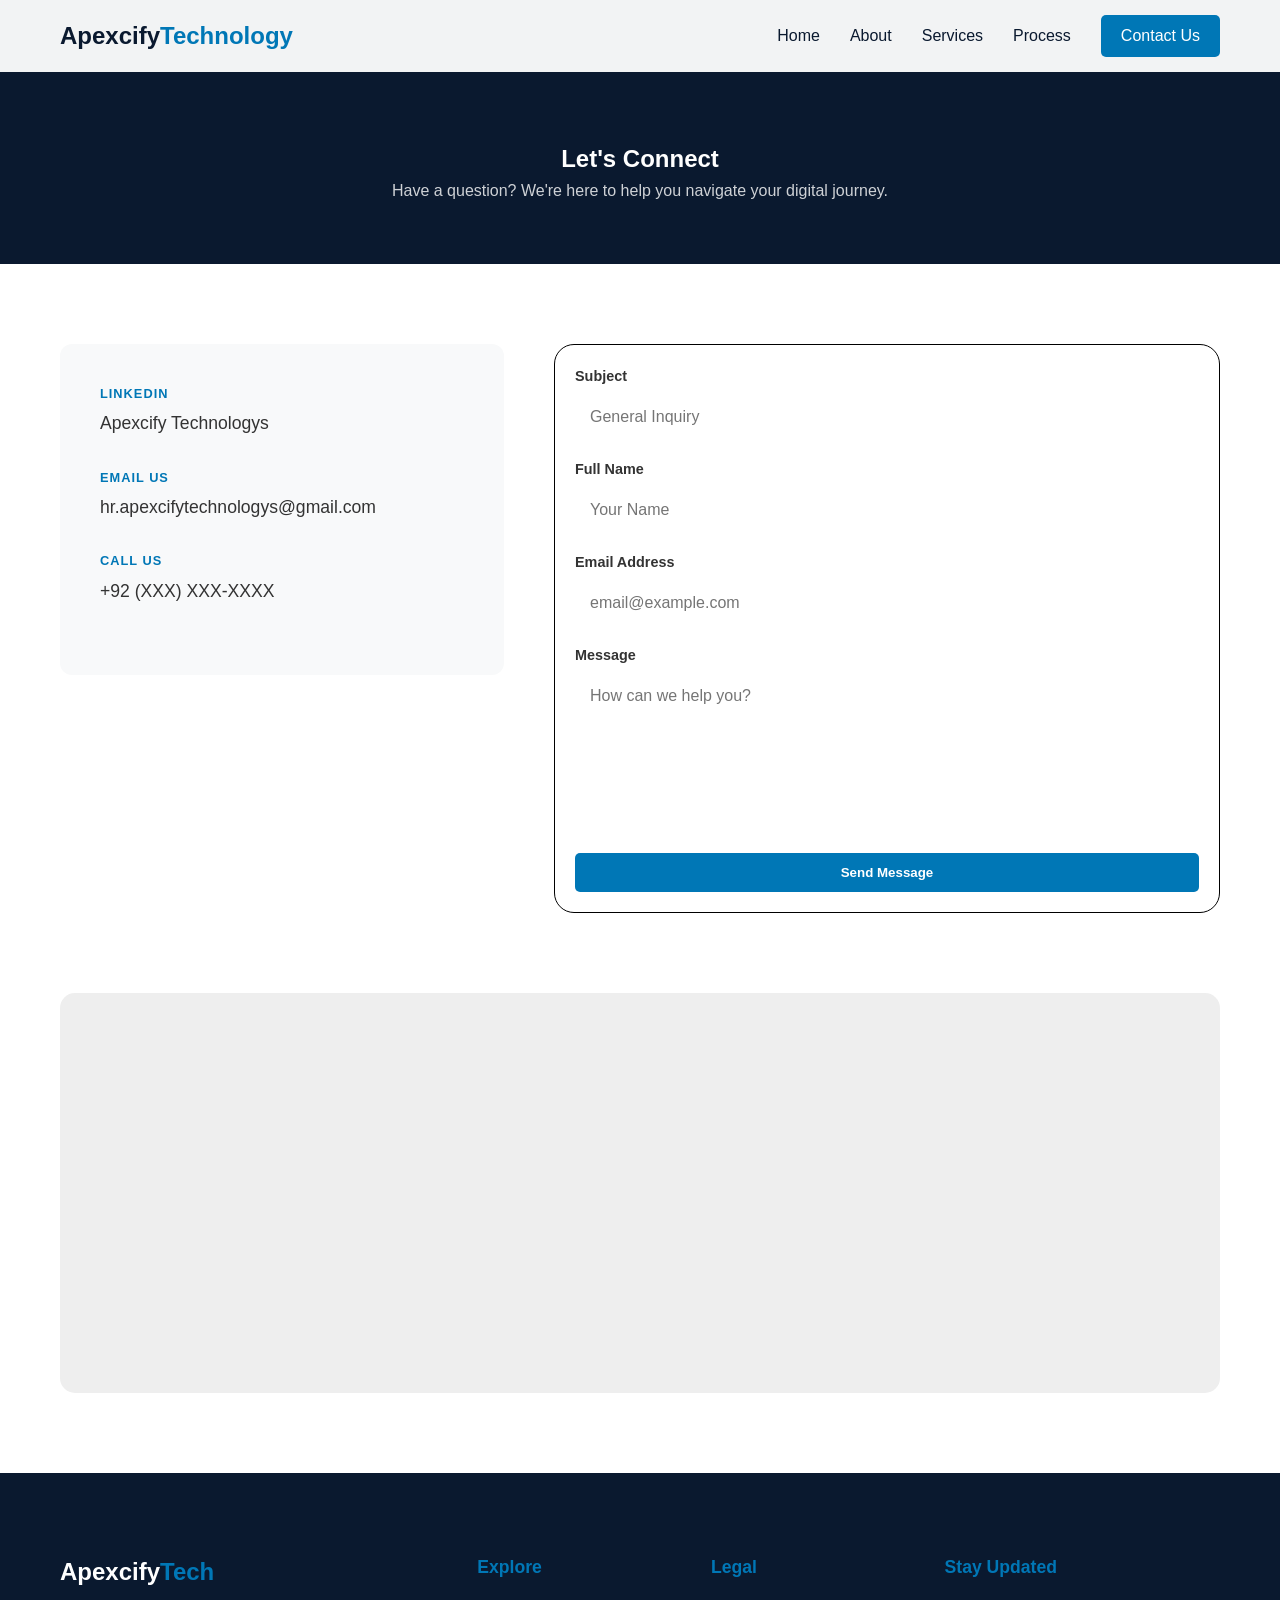
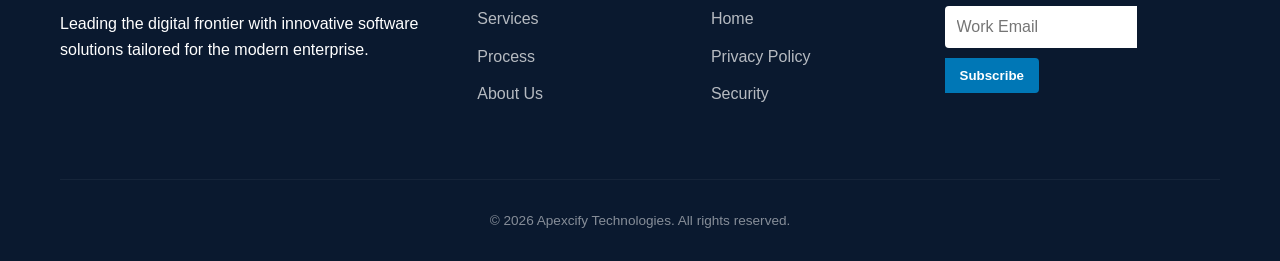
<file: contact.html>
<!DOCTYPE html>
<html lang="en">
<head>
    <meta charset="UTF-8">
    <meta name="viewport" content="width=device-width, initial-scale=1.0">
    <title>Contact Us | Apexcify Technologies</title>
    <link rel="stylesheet" href="style.css">
    <style>
        .contact-hero {
            padding: 140px 0 60px;
            background: var(--navy);
            color: white;
            text-align: center;
        }

        .contact-wrapper {
            display: grid;
            grid-template-columns: 1fr 1.5fr;
            gap: 50px;
            padding: 80px 0;
        }

        .contact-info-card {
            background: var(--gray);
            padding: 40px;
            border-radius: 12px;
            height: fit-content;
        }

        .info-item {
            margin-bottom: 30px;
        }

        .info-item h4 {
            color: var(--sky-blue);
            margin-bottom: 5px;
            text-transform: uppercase;
            font-size: 0.8rem;
            letter-spacing: 1px;
        }

        .info-item p {
            font-size: 1.1rem;
            font-weight: 500;
        }

        .contact-form {
            background: white;
            padding: 20px;
            border: 1px solid black;
            border-radius: 20px;
        }

        .map-container {
            width: 100%;
            height: 400px;
            background: #eee;
            border-radius: 15px;
            margin-bottom: 80px;
            overflow: hidden;
        }

        @media (max-width: 850px) {
            .contact-wrapper { grid-template-columns: 1fr; }
        }
    </style>
</head>
<body>

   
  <header id="mainHeader">
    <div class="container">
      <nav>
        <a href="index.html" class="logo">Apexcify<span>Technology</span></a>
        <ul class="nav-links">
          <li><a href="index.html">Home</a></li>
          <li><a href="aboutus.html">About</a></li>
          <li><a href="#services">Services</a></li>
          <li><a href="#process">Process</a></li>
          <li><a href="#contact" class="btn btn-primary" style="color: white; padding: 8px 20px;">Contact Us</a></li>
        </ul>
      </nav>
    </div>
  </header>
    <section class="contact-hero">
        <div class="container">
            <h1>Let's Connect</h1>
            <p style="opacity: 0.8;">Have a question? We're here to help you navigate your digital journey.</p>
        </div>
    </section>

    <section class="container">
        <div class="contact-wrapper">
            <div class="contact-info-card">
                <div class="info-item">
                    <h4>LinkedIn</h4>
                    <p>Apexcify Technologys</p>
                </div>
                <div class="info-item">
                    <h4>Email Us</h4>
                    <p>hr.apexcifytechnologys@gmail.com</p>
                </div>
                <div class="info-item">
                    <h4>Call Us</h4>
                    <p>+92 (XXX) XXX-XXXX</p>
                </div>
               
            </div>

            <div class="contact-form">
                <form id="projectForm"> <div class="form-group">
                        <label>Subject</label>
                        <input type="text" placeholder="General Inquiry" required>
                    </div>
                    <div class="form-group">
                        <label>Full Name</label>
                        <input type="text" placeholder="Your Name" required>
                    </div>
                    <div class="form-group">
                        <label>Email Address</label>
                        <input type="email" placeholder="email@example.com" required>
                    </div>
                    <div class="form-group">
                        <label>Message</label>
                        <textarea placeholder="How can we help you?" style="height: 150px;"></textarea>
                    </div>
                    <button type="submit" class="btn btn-primary" style="width: 100%;">Send Message</button>
                </form>
            </div>
        </div>

        <div class="map-container">
            <iframe 
                src="https://www.google.com/maps/embed?pb=!1m18!1m12!1m3!1d462118.0249105358!2d66.8258031!3d24.8486241!2m3!1f0!2f0!3f0!3m2!1i1024!2i768!4f13.1!3m3!1m2!1s0x3eb33e06602d4ca7%3A0xad237d026c0a4005!2sKarachi%2C%20Karachi%20City%2C%20Sindh!5e0!3m2!1sen!2spk!4v1700000000000!5m2!1sen!2spk" 
                width="100%" height="100%" style="border:0;" allowfullscreen="" loading="lazy">
            </iframe>
        </div>
    </section>
 <footer>
    <div class="container">
      <div class="footer-grid">
        <div class="footer-col">
          <a href="#" class="logo"
            style="color: white; margin-bottom: 20px; display: block;">Apexcify<span>Tech</span></a>
          <p>Leading the digital frontier with innovative software solutions tailored for the modern enterprise.</p>
        </div>
        <div class="footer-col">
          <h4>Explore</h4>
          <ul>
            <li><a href="#services">Services</a></li>
            <li><a href="#process">Process</a></li>
            <li><a href="aboutus.html">About Us</a></li>
          </ul>
        </div>
        <div class="footer-col">
          <h4>Legal</h4>
          <ul>
            <li><a href="index.html">Home</a></li>
            <li><a href="privacypolicy.html">Privacy Policy</a></li>
            <li><a href="security.html">Security</a></li>
          </ul>
        </div>
        <div class="footer-col">
          <h4>Stay Updated</h4>
          <div class="newsletter">
            <input type="email" placeholder="Work Email">
            <button id="sub">Subscribe</button>
          </div>
        </div>
      </div>
      <p
        style="text-align: center; font-size: 0.85rem; opacity: 0.5; border-top: 1px solid rgba(255,255,255,0.1); padding-top: 30px;">
        © 2026 Apexcify Technologies. All rights reserved.
      </p>
    </div>
  </footer>

    <script src="script.js"></script>
</body>
</html>
</file>
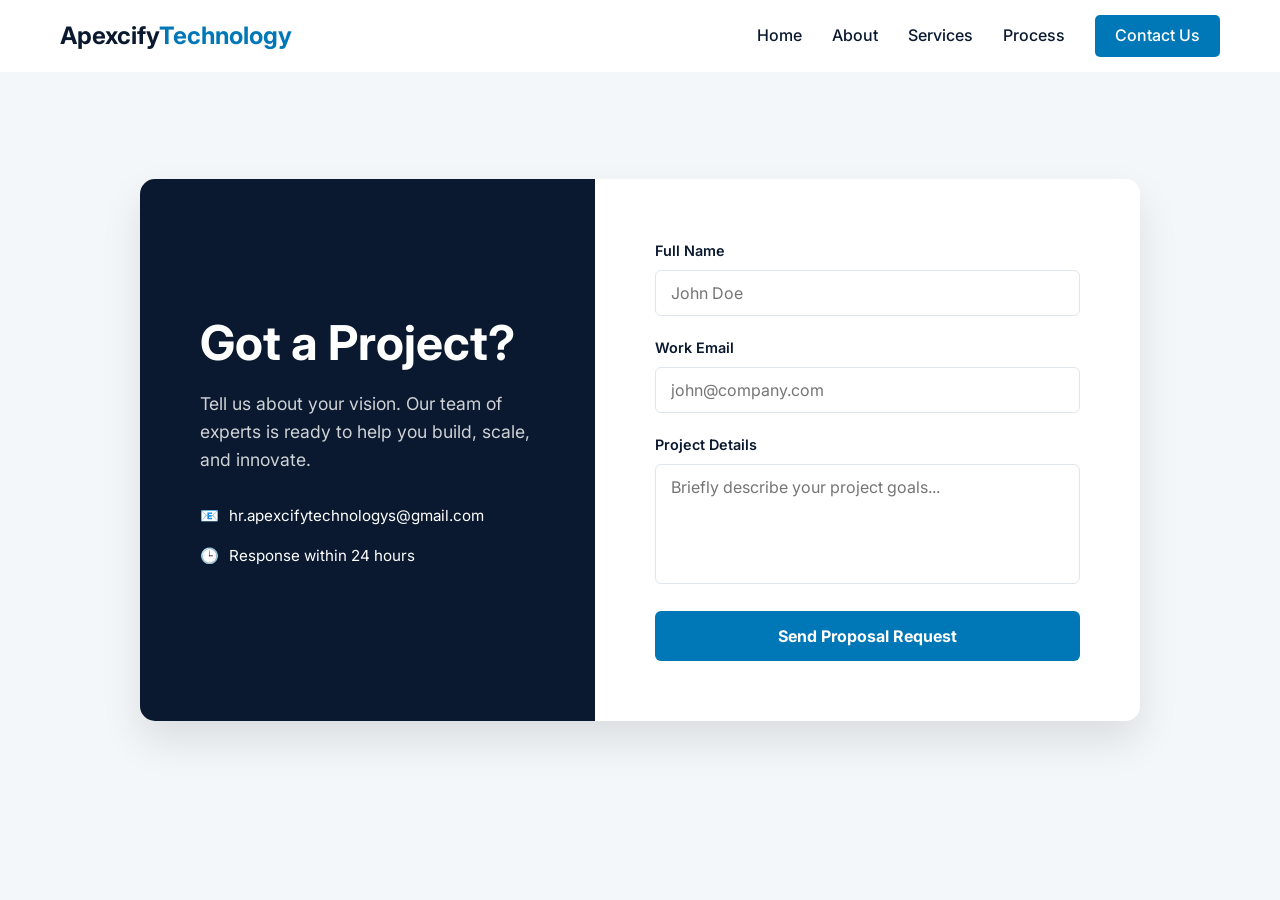
<file: getstarted.html>
<!DOCTYPE html>
<html lang="en">
<head>
    <meta charset="UTF-8">
    <meta name="viewport" content="width=device-width, initial-scale=1.0">
    <title>Get Started | Apexcify Technologies</title>
    <link rel="stylesheet" href="style.css">
    <link href="https://fonts.googleapis.com/css2?family=Inter:wght@300;400;600;700&display=swap" rel="stylesheet">
    <style>
        :root {
            --navy: #0a192f;
            --sky-blue: #0077b6;
            --white: #ffffff;
            --gray: #f4f7f9;
            --border: #e0e6ed;
        }

        * {
            margin: 0;
            padding: 0;
            box-sizing: border-box;
            font-family: 'Inter', sans-serif;
        }

        body {
            background-color: var(--gray);
            color: var(--navy);
            display: flex;
            align-items: center;
            justify-content: center;
            min-height: 100vh;
            padding: 20px;
        }

        
       
        @media (max-width: 850px) {
            .contact-container {
                grid-template-columns: 1fr;
            }
            .contact-info {
                padding: 40px;
                text-align: center;
            }
            .contact-info h1 { font-size: 2.2rem; }
            .contact-form-wrapper { padding: 40px; }
        }  
    </style>
</head>
<body>
 <header id="mainHeader">
    <div class="container">
      <nav>
        <a href="index.html" class="logo">Apexcify<span>Technology</span></a>
        <ul class="nav-links">
          <li><a href="index.html">Home</a></li>
          <li><a href="aboutus.html">About</a></li>
          <li><a href="index.html#services">Services</a></li>
          <li><a href="index.html#process">Process</a></li>
          <li><a href="#contact" class="btn btn-primary" style="color: white; padding: 8px 20px;">Contact Us</a></li>
        </ul>
      </nav>
    </div>
  </header>
    <div class="contact-container">
        <div class="contact-info">
            <h1>Got a Project?</h1>
            <p>Tell us about your vision. Our team of experts is ready to help you build, scale, and innovate.</p>
            
            <ul class="contact-details">
               
                <li><span>📧</span> hr.apexcifytechnologys@gmail.com</li>
                <li><span>🕒</span> Response within 24 hours</li>
            </ul>
        </div>

        <div class="contact-form-wrapper">
            <form id="projectForm">
                <div class="form-group">
                    <label for="name">Full Name</label>
                    <input type="text" id="name" placeholder="John Doe" required>
                </div>

                <div class="form-group">
                    <label for="email">Work Email</label>
                    <input type="email" id="email" placeholder="john@company.com" required>
                </div>

           

                <div class="form-group">
                    <label for="message">Project Details</label>
                    <textarea id="message" placeholder="Briefly describe your project goals..."></textarea>
                </div>

                <button type="submit" class="submit-btn">Send Proposal Request</button>
            </form>
        </div>
    </div>

</body>
</html>
</file>
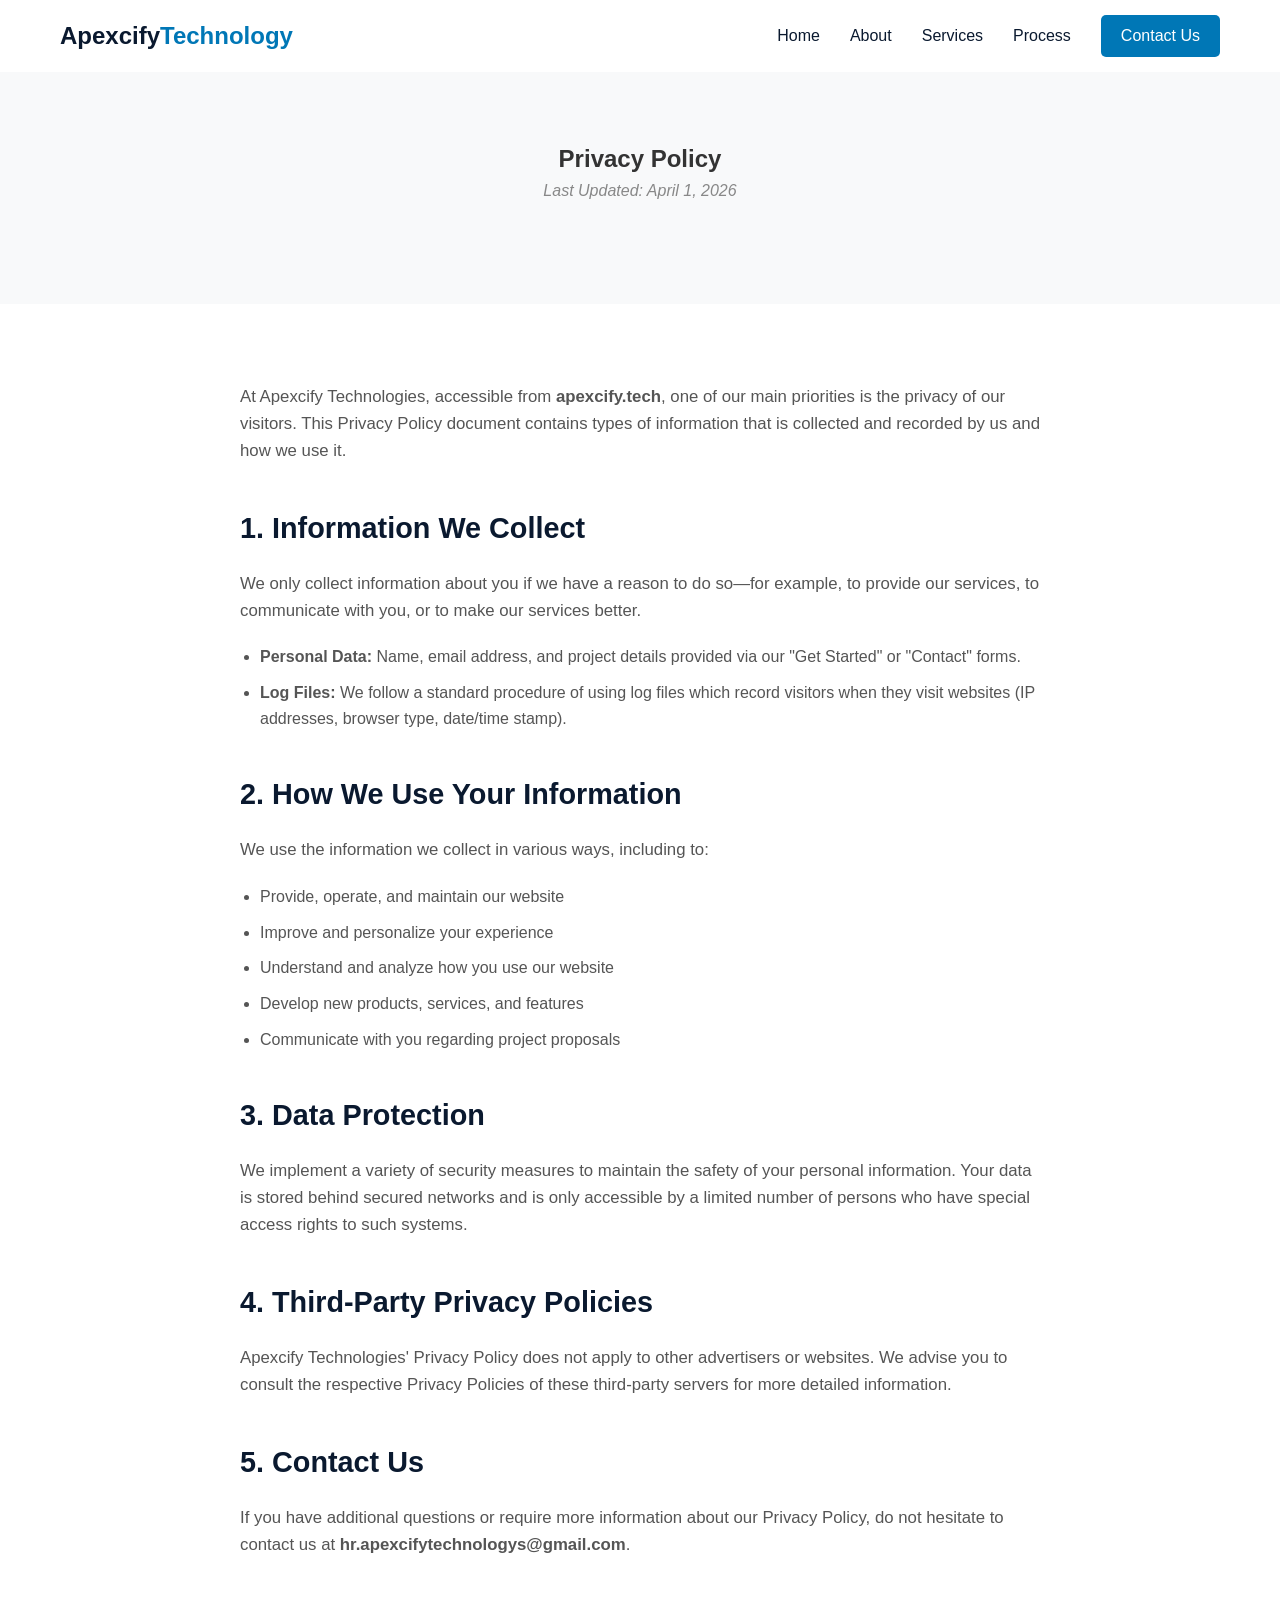
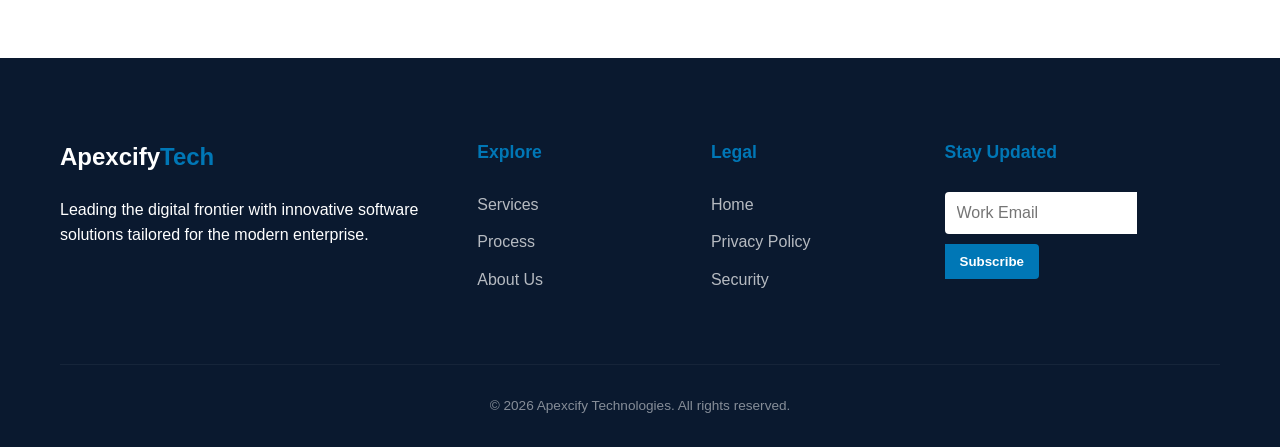
<file: privacypolicy.html>
<!DOCTYPE html>
<html lang="en">
<head>
    <meta charset="UTF-8">
    <meta name="viewport" content="width=device-width, initial-scale=1.0">
    <title>Privacy Policy | Apexcify Technologies</title>
    <link rel="stylesheet" href="style.css">
    <style>
        .policy-hero {
            padding: 140px 0 60px;
            background: var(--gray);
            text-align: center;
        }

        .policy-content {
            padding: 80px 0;
            max-width: 800px;
            margin: 0 auto;
        }

        .policy-content h2 {
            color: var(--navy);
            margin-top: 40px;
            margin-bottom: 20px;
            font-size: 1.8rem;
        }

        .policy-content p {
            margin-bottom: 20px;
            color: #555;
            font-size: 1.05rem;
        }

        .policy-content ul {
            margin-bottom: 20px;
            padding-left: 20px;
        }

        .policy-content li {
            margin-bottom: 10px;
            color: #555;
        }

        .last-updated {
            font-style: italic;
            color: #888;
            margin-bottom: 40px;
        }
    </style>
</head>
<body>

   
  <header id="mainHeader">
    <div class="container">
      <nav>
        <a href="index.html" class="logo">Apexcify<span>Technology</span></a>
        <ul class="nav-links">
          <li><a href="#">Home</a></li>
          <li><a href="aboutus.html">About</a></li>
          <li><a href="#services">Services</a></li>
          <li><a href="#process">Process</a></li>
          <li><a href="contact.html" class="btn btn-primary" style="color: white; padding: 8px 20px;">Contact Us</a></li>
        </ul>
      </nav>
    </div>
  </header>

    <section class="policy-hero">
        <div class="container">
            <h1>Privacy Policy</h1>
            <p class="last-updated">Last Updated: April 1, 2026</p>
        </div>
    </section>

    <section class="container policy-content">
        <p>At Apexcify Technologies, accessible from <strong>apexcify.tech</strong>, one of our main priorities is the privacy of our visitors. This Privacy Policy document contains types of information that is collected and recorded by us and how we use it.</p>

        <h2>1. Information We Collect</h2>
        <p>We only collect information about you if we have a reason to do so—for example, to provide our services, to communicate with you, or to make our services better.</p>
        <ul>
            <li><strong>Personal Data:</strong> Name, email address, and project details provided via our "Get Started" or "Contact" forms.</li>
            <li><strong>Log Files:</strong> We follow a standard procedure of using log files which record visitors when they visit websites (IP addresses, browser type, date/time stamp).</li>
        </ul>

        <h2>2. How We Use Your Information</h2>
        <p>We use the information we collect in various ways, including to:</p>
        <ul>
            <li>Provide, operate, and maintain our website</li>
            <li>Improve and personalize your experience</li>
            <li>Understand and analyze how you use our website</li>
            <li>Develop new products, services, and features</li>
            <li>Communicate with you regarding project proposals</li>
        </ul>

        <h2>3. Data Protection</h2>
        <p>We implement a variety of security measures to maintain the safety of your personal information. Your data is stored behind secured networks and is only accessible by a limited number of persons who have special access rights to such systems.</p>

        <h2>4. Third-Party Privacy Policies</h2>
        <p>Apexcify Technologies' Privacy Policy does not apply to other advertisers or websites. We advise you to consult the respective Privacy Policies of these third-party servers for more detailed information.</p>

        <h2>5. Contact Us</h2>
        <p>If you have additional questions or require more information about our Privacy Policy, do not hesitate to contact us at <strong>hr.apexcifytechnologys@gmail.com</strong>.</p>
    </section>
 <footer>
    <div class="container">
      <div class="footer-grid">
        <div class="footer-col">
          <a href="#" class="logo"
            style="color: white; margin-bottom: 20px; display: block;">Apexcify<span>Tech</span></a>
          <p>Leading the digital frontier with innovative software solutions tailored for the modern enterprise.</p>
        </div>
        <div class="footer-col">
          <h4>Explore</h4>
          <ul>
            <li><a href="index.html#services">Services</a></li>
            <li><a href="index.html#process">Process</a></li>
            <li><a href="aboutus.html">About Us</a></li>
          </ul>
        </div>
        <div class="footer-col">
          <h4>Legal</h4>
          <ul>
            <li><a href="index.html">Home</a></li>
            <li><a href="privacypolicy.html">Privacy Policy</a></li>
            <li><a href="security.html">Security</a></li>
          </ul>
        </div>
        <div class="footer-col">
          <h4>Stay Updated</h4>
          <div class="newsletter">
            <input type="email" placeholder="Work Email">
            <button id="sub">Subscribe</button>
          </div>
        </div>
      </div>
      <p
        style="text-align: center; font-size: 0.85rem; opacity: 0.5; border-top: 1px solid rgba(255,255,255,0.1); padding-top: 30px;">
        © 2026 Apexcify Technologies. All rights reserved.
      </p>
    </div>
  </footer>

    <script src="script.js"></script>
</body>
</html>
</file>
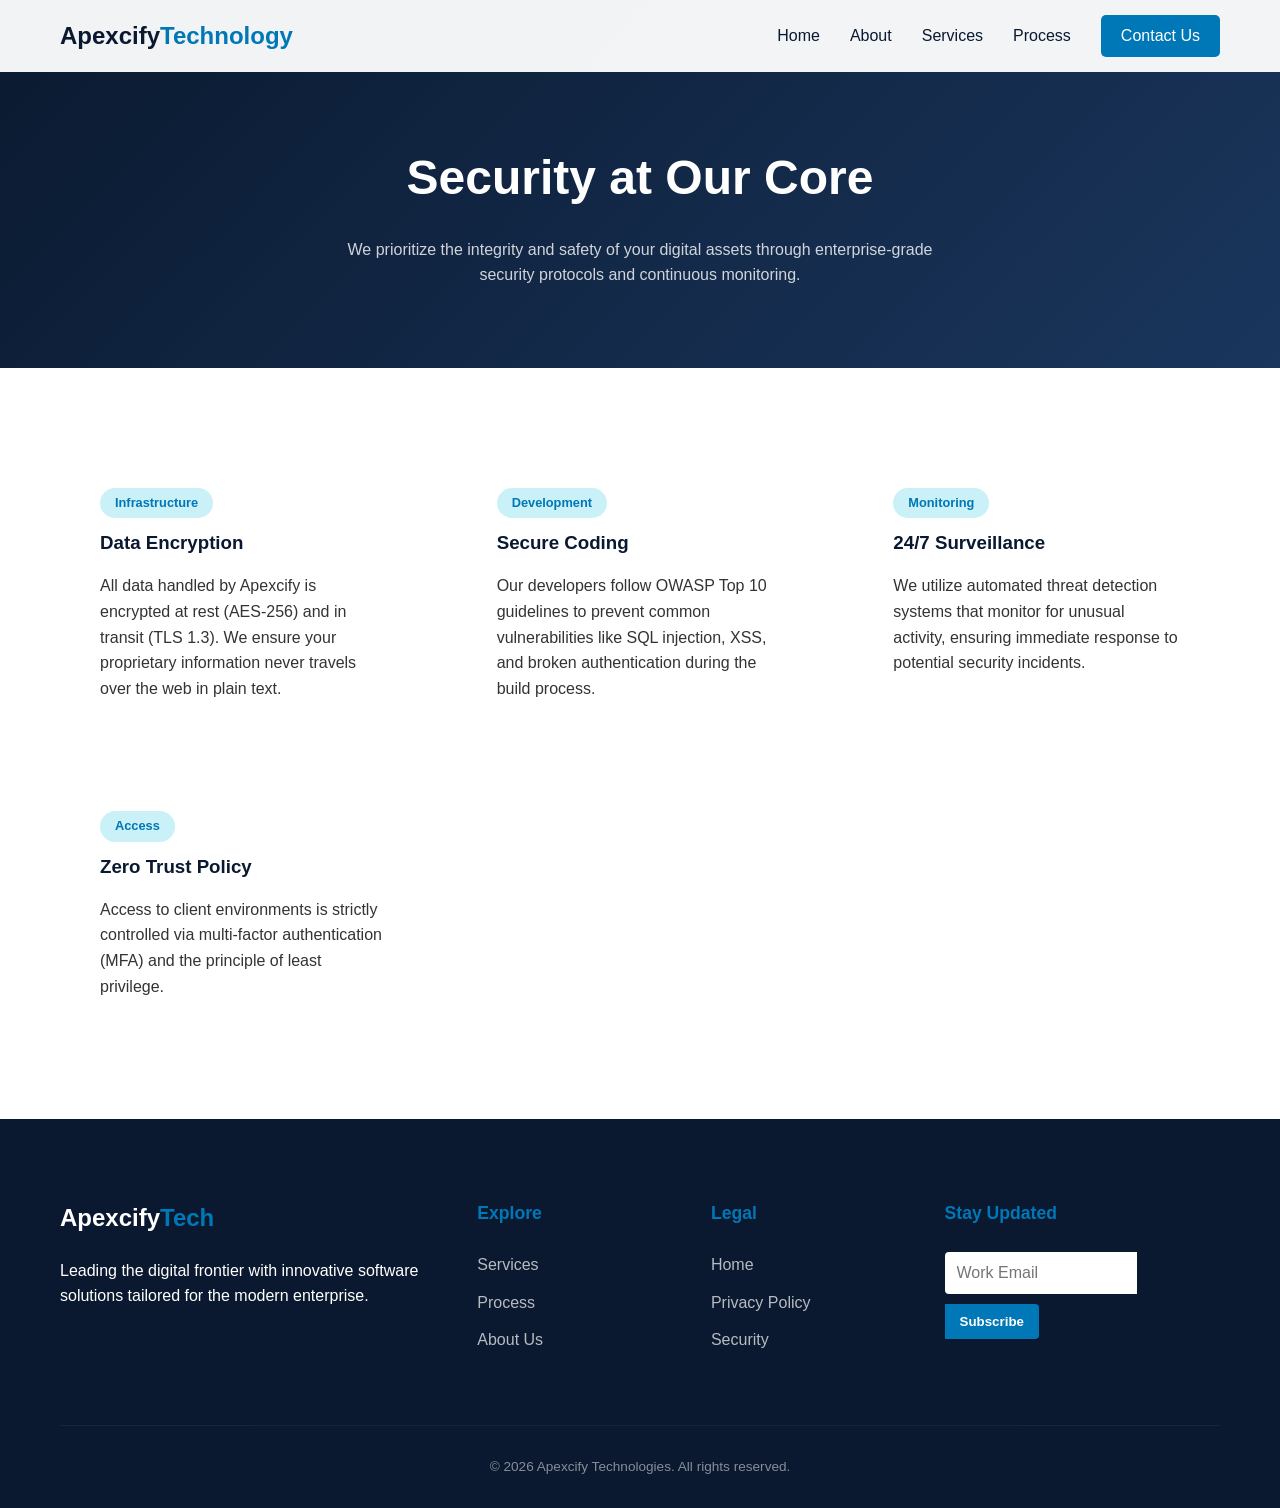
<file: security.html>
<!DOCTYPE html>
<html lang="en">
<head>
    <meta charset="UTF-8">
    <meta name="viewport" content="width=device-width, initial-scale=1.0">
    <title>Security | Apexcify Technologies</title>
    <link rel="stylesheet" href="style.css">
    <style>
        .security-hero {
            padding: 140px 0 60px;
            background: linear-gradient(135deg, var(--navy) 0%, #1a365d 100%);
            color: white;
            text-align: center;
        }

        .security-grid {
            display: grid;
            grid-template-columns: repeat(auto-fit, minmax(300px, 1fr));
            gap: 30px;
            padding: 80px 0;
        }

        .security-card {
            padding: 40px;
            background: white;
            border: 1px solid var(--border);
            border-radius: 12px;
            transition: var(--transition);
        }

        .security-card:hover {
            border-color: var(--sky-blue);
            box-shadow: 0 10px 30px rgba(0,0,0,0.05);
        }

        .security-card h3 {
            color: var(--navy);
            margin-bottom: 15px;
            display: flex;
            align-items: center;
            gap: 10px;
        }

        .security-badge {
            display: inline-block;
            padding: 5px 15px;
            background: var(--light-blue);
            color: var(--sky-blue);
            border-radius: 20px;
            font-size: 0.8rem;
            font-weight: 700;
            margin-bottom: 10px;
        }

        .cert-logos {
            display: flex;
            justify-content: center;
            gap: 40px;
            filter: grayscale(1);
            opacity: 0.5;
            padding: 40px 0;
        }
    </style>
</head>
<body>

 
  <header id="mainHeader">
    <div class="container">
      <nav>
        <a href="index.html" class="logo">Apexcify<span>Technology</span></a>
        <ul class="nav-links">
          <li><a href="#">Home</a></li>
          <li><a href="aboutus.html">About</a></li>
          <li><a href="#services">Services</a></li>
          <li><a href="#process">Process</a></li>
          <li><a href="contact.html" class="btn btn-primary" style="color: white; padding: 8px 20px;">Contact Us</a></li>
        </ul>
      </nav>
    </div>
  </header>

    <section class="security-hero">
        <div class="container">
            <h1 style="font-size: 3rem;">Security at Our Core</h1>
            <p style="opacity: 0.8; max-width: 600px; margin: 20px auto;">
                We prioritize the integrity and safety of your digital assets through enterprise-grade security protocols and continuous monitoring.
            </p>
        </div>
    </section>

    <div class="container">
        <div class="security-grid">
            <div class="security-card">
                <span class="security-badge">Infrastructure</span>
                <h3>Data Encryption</h3>
                <p>All data handled by Apexcify is encrypted at rest (AES-256) and in transit (TLS 1.3). We ensure your proprietary information never travels over the web in plain text.</p>
            </div>

            <div class="security-card">
                <span class="security-badge">Development</span>
                <h3>Secure Coding</h3>
                <p>Our developers follow OWASP Top 10 guidelines to prevent common vulnerabilities like SQL injection, XSS, and broken authentication during the build process.</p>
            </div>

            <div class="security-card">
                <span class="security-badge">Monitoring</span>
                <h3>24/7 Surveillance</h3>
                <p>We utilize automated threat detection systems that monitor for unusual activity, ensuring immediate response to potential security incidents.</p>
            </div>

            <div class="security-card">
                <span class="security-badge">Access</span>
                <h3>Zero Trust Policy</h3>
                <p>Access to client environments is strictly controlled via multi-factor authentication (MFA) and the principle of least privilege.</p>
            </div>
        </div>

        
    </div>

   <footer>
    <div class="container">
      <div class="footer-grid">
        <div class="footer-col">
          <a href="#" class="logo"
            style="color: white; margin-bottom: 20px; display: block;">Apexcify<span>Tech</span></a>
          <p>Leading the digital frontier with innovative software solutions tailored for the modern enterprise.</p>
        </div>
        <div class="footer-col">
          <h4>Explore</h4>
          <ul>
            <li><a href="index.html#services">Services</a></li>
            <li><a href="index.html#process">Process</a></li>
            <li><a href="aboutus.html">About Us</a></li>
          </ul>
        </div>
        <div class="footer-col">
          <h4>Legal</h4>
          <ul>
            <li><a href="index.html">Home</a></li>
            <li><a href="privacypolicy.html">Privacy Policy</a></li>
            <li><a href="security.html">Security</a></li>
          </ul>
        </div>
        <div class="footer-col">
          <h4>Stay Updated</h4>
          <div class="newsletter">
            <input type="email" placeholder="Work Email">
            <button id="sub">Subscribe</button>
          </div>
        </div>
      </div>
      <p
        style="text-align: center; font-size: 0.85rem; opacity: 0.5; border-top: 1px solid rgba(255,255,255,0.1); padding-top: 30px;">
        © 2026 Apexcify Technologies. All rights reserved.
      </p>
    </div>
  </footer>

    <script src="script.js"></script>
</body>
</html>
</file>
<file: style.css>
:root {
      --navy: #0a192f;
      --sky-blue: #0077b6;
      --light-blue: #caf0f8;
      --white: #ffffff;
      --gray: #f8f9fa;
      --text-main: #333;
      --transition: all 0.3s ease;
    }

    * {
      margin: 0;
      padding: 0;
      box-sizing: border-box;
      font-family: 'Inter', sans-serif;
    }

    html {
      scroll-behavior: smooth;
    }

    body {
      color: var(--text-main);
      line-height: 1.6;
      overflow-x: hidden;
      background: var(--white);
    }

   
    .container {
      max-width: 1200px;
      margin: 0 auto;
      padding: 0 20px;
    }

    .btn {
      padding: 12px 28px;
      border-radius: 5px;
      text-decoration: none;
      font-weight: 600;
      transition: var(--transition);
      display: inline-block;
      cursor: pointer;
      border: none;
    }

    .btn-primary {
      background: var(--sky-blue);
      color: white;
    }

    .btn-primary:hover {
      background: #005f8d;
      transform: translateY(-2px);
    }

    .btn-outline {
      border: 2px solid white;
      color: white;
      margin-left: 15px;
    }

    .btn-outline:hover {
      background: white;
      color: var(--navy);
    }

    .section-title {
      text-align: center;
      font-size: 2.5rem;
      color: var(--navy);
      margin-bottom: 50px;
    }

    
    header {
      position: fixed;
      top: 0;
      width: 100%;
      background: rgba(255, 255, 255, 0.95);
      backdrop-filter: blur(10px);
      z-index: 1000;
      padding: 15px 0;
      transition: var(--transition);
    }

    nav {
      display: flex;
      justify-content: space-between;
      align-items: center;
    }

    .logo {
      font-size: 1.5rem;
      font-weight: 700;
      color: var(--navy);
      text-decoration: none;
    }

    .logo span {
      color: var(--sky-blue);
    }

    .nav-links {
      display: flex;
      gap: 30px;
      list-style: none;
      align-items: center;
    }

    .nav-links a {
      text-decoration: none;
      color: var(--navy);
      font-weight: 500;
    }

    .nav-links a:hover {
      color: var(--sky-blue);
    }

    
    .hero {
      position: relative;
      height: 90vh;
      min-height: 600px;
      display: flex;
      align-items: center;
      overflow: hidden;
      color: white;
      padding-top: 80px;
    }

    .video-container {
      position: absolute;
      top: 0;
      left: 0;
      width: 100%;
      height: 100%;
      z-index: -2;
    }

    #heroVideo {
      width: 100%;
      height: 100%;
      object-fit: cover;
    }

    .video-overlay {
      position: absolute;
      top: 0;
      left: 0;
      width: 100%;
      height: 100%;
      background: rgba(0, 0, 0, 0.576);
      /* Dark blue overlay */
      z-index: 999;
    }

    .hero-content {
      max-width: 700px;
    }

    .hero-content h1 {
      font-size: 3.8rem;
      line-height: 1.1;
      margin-bottom: 25px;
      color: white;
    }

    .hero-content p {
      font-size: 1.2rem;
      margin-bottom: 35px;
      color: rgba(255, 255, 255, 0.9);
    }

    .stats {
      background: var(--navy);
      color: white;
      padding: 50px 0;
      border-bottom: 4px solid var(--sky-blue);
    }

    .stats-grid {
      display: flex;
      justify-content: space-around;
      flex-wrap: wrap;
      gap: 30px;
      text-align: center;
    }

    .stat-item h2 {
      font-size: 2.8rem;
      color: var(--sky-blue);
      margin-bottom: 5px;
    }

   
    .services {
      padding: 100px 0;
    }

    .services-grid {
      display: grid;
      grid-template-columns: repeat(auto-fit, minmax(250px, 1fr));
      gap: 25px;
    }

    .service-card {
      padding: 45px;
      background: white;
      border: 1px solid #eef2f6;
      border-radius: 12px;
      transition: var(--transition);
    }

    .service-card:hover {
      border-color: var(--sky-blue);
      transform: translateY(-10px);
      box-shadow: 0 15px 35px rgba(0, 0, 0, 0.06);
    }
    ul li a{
      list-style: none;
      text-decoration: none;
      color: white
    }
    .service-card h3 {
      margin-bottom: 15px;
      color: var(--navy);
      font-size: 1.4rem;
    }

    
    .process {
      padding: 100px 0;
      background: var(--gray);
    }
    #sub{
        padding: 10px 15px;
        margin-top: 10px;
    }

    .process-steps {
      display: flex;
      justify-content: space-between;
      gap: 20px;
      flex-wrap: wrap;
    }

    .step {
      flex: 1;
      text-align: center;
      min-width: 180px;
      position: relative;
    }

    .step-circle {
      width: 70px;
      height: 70px;
      background: var(--sky-blue);
      color: white;
      border-radius: 50%;
      display: flex;
      align-items: center;
      justify-content: center;
      margin: 0 auto 25px;
      font-weight: 700;
      font-size: 1.5rem;
      box-shadow: 0 5px 15px rgba(0, 119, 182, 0.3);
    }

    .step h4 {
      color: var(--navy);
      margin-bottom: 10px;
    }

    
    .tech-stack {
      padding: 70px 0;
      background: white;
      overflow: hidden;
      white-space: nowrap;
      border-top: 1px solid #eee;
    }

    .marquee-content {
      display: inline-block;
      animation: marquee 25s linear infinite;
    }

    .tech-name {
      display: inline-block;
      padding: 0 50px;
      font-weight: 800;
      color: #ddd;
      font-size: 1.8rem;
      letter-spacing: 2px;
    }

    @keyframes marquee {
      from {
        transform: translateX(0);
      }

      to {
        transform: translateX(-50%);
      }
    }

   
    footer {
      background: var(--navy);
      color: white;
      padding: 80px 0 30px;
    }

    .footer-grid {
      display: grid;
      grid-template-columns: 2fr 1fr 1fr 1.5fr;
      gap: 50px;
      margin-bottom: 60px;
    }

    .footer-col h4 {
      margin-bottom: 25px;
      color: var(--sky-blue);
      font-size: 1.1rem;
    }

    .footer-col ul {
      list-style: none;
    }

    .footer-col ul li {
      margin-bottom: 12px;
      opacity: 0.7;
      transition: 0.2s;
      cursor: pointer;
    }

    .footer-col ul li:hover {
      opacity: 1;
      color: var(--sky-blue);
    }

    .newsletter input {
      padding: 12px;
      width: 70%;
      border-radius: 4px 0 0 4px;
      border: none;
      outline: none;
    }

    .newsletter button {
      padding: 12px;
      background: var(--sky-blue);
      color: white;
      border: none;
      border-radius: 0 4px 4px 0;
      cursor: pointer;
      font-weight: 600;
    }
 .contact-container {
            background: var(--white);
            max-width: 1000px;
            width: 100%;
            display: grid;
            grid-template-columns: 1fr 1.2fr;
            border-radius: 15px;
            overflow: hidden;
            box-shadow: 0 20px 40px rgba(0, 0, 0, 0.1);
        }

      
        .contact-info {
            background: var(--navy);
            color: white;
            padding: 60px;
            display: flex;
            flex-direction: column;
            justify-content: center;
        }

        .contact-info h1 {
            font-size: 3rem;
            margin-bottom: 20px;
            line-height: 1.1;
        }

        .contact-info p {
            font-size: 1.1rem;
            opacity: 0.8;
            margin-bottom: 30px;
        }

        .contact-details {
            list-style: none;
        }

        .contact-details li {
            margin-bottom: 15px;
            display: flex;
            align-items: center;
            gap: 10px;
            font-size: 0.95rem;
        }

        
        .contact-form-wrapper {
            padding: 60px;
            background: var(--white);
        }

        .form-group {
            margin-bottom: 20px;
        }

        label {
            display: block;
            font-weight: 600;
            margin-bottom: 8px;
            font-size: 0.9rem;
        }

        input, select, textarea {
            width: 100%;
            padding: 12px 15px;
            border: 1px solid var(--border);
            border-radius: 6px;
            font-size: 1rem;
            outline: none;
            transition: border-color 0.3s ease;
        }

        input:focus, textarea:focus {
            border-color: var(--sky-blue);
        }

        textarea {
            resize: none;
            height: 120px;
        }

        .submit-btn {
            background: var(--sky-blue);
            color: white;
            border: none;
            padding: 15px 30px;
            font-size: 1rem;
            font-weight: 700;
            border-radius: 6px;
            cursor: pointer;
            width: 100%;
            transition: background 0.3s ease, transform 0.2s ease;
        }

        .submit-btn:hover {
            background: #005f8d;
            transform: translateY(-2px);
        }

        @media (max-width: 850px) {
            .contact-container {
                grid-template-columns: 1fr;
            }
            .contact-info {
                padding: 40px;
                text-align: center;
            }
            .contact-info h1 { font-size: 2.2rem; }
            .contact-form-wrapper { padding: 40px; }
        }
   
    @media (max-width: 968px) {
      .hero-content h1 {
        font-size: 2.5rem;
      }

      .nav-links {
        display: none;
      }

      .footer-grid {
        grid-template-columns: 1fr 1fr;
      }
    }

    @media (max-width: 580px) {
      .footer-grid {
        grid-template-columns: 1fr;
      }

      .hero-btns {
        display: flex;
        flex-direction: column;
        gap: 15px;
      }

      .btn-outline {
        margin-left: 0;
      }
    }
</file>
